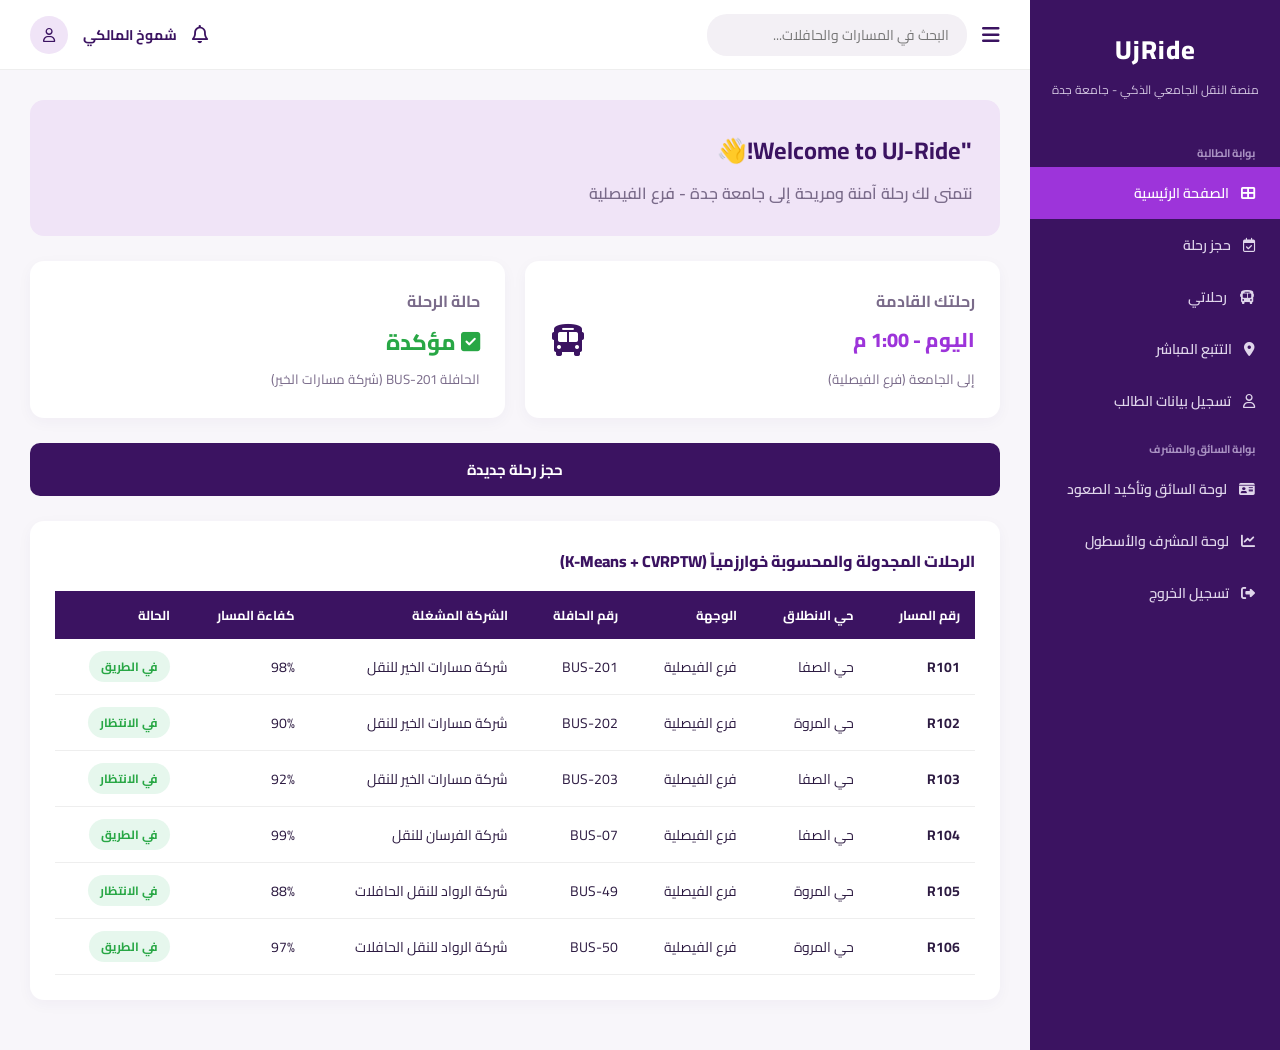
<file: حافلات الجامعه/index.html>
<!DOCTYPE html>
<html lang="ar" dir="rtl">
<head>
    <meta charset="UTF-8">
    <meta name="viewport" content="width=device-width, initial-scale=1.0">
    <title>UjRide - الصفحة الرئيسية</title>
    <link rel="stylesheet" href="css/style.css">
    <link rel="stylesheet" href="https://cdnjs.cloudflare.com/ajax/libs/font-awesome/6.4.0/css/all.min.css">
</head>
<body>
    <div class="app-container">
        <aside>
            <div class="logo-title">UjRide</div>
            <div class="system-subtitle">منصة النقل الجامعي الذكي - جامعة جدة</div>

            <div class="menu-section-label">بوابة الطالبة</div>
            <a href="index.html" class="menu-item active"><i class="fa-solid fa-table-cells-large"></i> الصفحة الرئيسية</a>
            <a href="request.html" class="menu-item"><i class="fa-regular fa-calendar-check"></i> حجز رحلة</a>
            <a href="trips.html" class="menu-item"><i class="fa-solid fa-bus"></i> رحلاتي</a>
            <a href="tracking.html" class="menu-item"><i class="fa-solid fa-location-dot"></i> التتبع المباشر</a>
            <a href="profile.html" class="menu-item"><i class="fa-regular fa-user"></i> تسجيل بيانات الطالب</a>

            <div class="menu-section-label">بوابة السائق والمشرف</div>
            <a href="drivers.html" class="menu-item"><i class="fa-solid fa-id-card"></i> لوحة السائق وتأكيد الصعود</a>
            <a href="supervisor.html" class="menu-item"><i class="fa-solid fa-chart-line"></i> لوحة المشرف والأسطول</a>
            <a href="login.html" class="menu-item"><i class="fa-solid fa-right-from-bracket"></i> تسجيل الخروج</a>
        </aside>

        <main>
            <header>
                <div class="search-box">
                    <i class="fa-solid fa-bars" style="color: var(--primary-dark); font-size: 20px;"></i>
                    <input type="text" class="search-input" placeholder="البحث في المسارات والحافلات...">
                </div>
                <div class="user-info">
                    <i class="fa-regular fa-bell" style="font-size: 18px;"></i>
                    <span>شموخ المالكي</span>
                    <div class="avatar-circle"><i class="fa-regular fa-user"></i></div>
                </div>
            </header>

            <div class="content-area">
                <div style="background-color: var(--primary-soft); padding: 28px; border-radius: 14px; margin-bottom: 25px;">
                    <h2 style="color: var(--primary-dark); font-size: 24px; margin-bottom: 5px;">"Welcome to UJ-Ride!👋</h2>
                    <p style="color: var(--text-muted); font-weight: 600;">نتمنى لك رحلة آمنة ومريحة إلى جامعة جدة - فرع الفيصلية</p>
                </div>

                <div style="display: grid; grid-template-columns: 1fr 1fr; gap: 20px; margin-bottom: 25px;">
                    <div class="card" style="display:flex; justify-content:space-between; align-items:center; margin:0;">
                        <div>
                            <span style="color: var(--text-muted); font-weight: 700;">رحلتك القادمة</span>
                            <div style="color: var(--primary-active); font-size: 20px; font-weight: 800; margin: 5px 0;">اليوم - 1:00 م</div>
                            <small style="color: var(--text-muted);">إلى الجامعة (فرع الفيصلية)</small>
                        </div>
                        <i class="fa-solid fa-bus" style="font-size: 32px; color: var(--primary-dark);"></i>
                    </div>

                    <div class="card" style="display:flex; justify-content:space-between; align-items:center; margin:0;">
                        <div>
                            <span style="color: var(--text-muted); font-weight: 700;">حالة الرحلة</span>
                            <div style="color: var(--success-green); font-size: 22px; font-weight: 800; margin-top: 5px;">
                                <i class="fa-solid fa-square-check"></i> مؤكدة
                            </div>
                            <small style="color: var(--text-muted);">الحافلة BUS-201 (شركة مسارات الخير)</small>
                        </div>
                    </div>
                </div>

                <a href="request.html" class="btn-purple" style="width: 100%; margin-bottom: 25px;">حجز رحلة جديدة</a>

                <div class="card">
                    <div style="font-weight: 800; color: var(--primary-dark); margin-bottom: 15px;">الرحلات المجدولة والمحسوبة خوارزمياً (K-Means + CVRPTW)</div>
                    <table class="noor-table">
                        <thead>
                            <tr>
                                <th>رقم المسار</th>
                                <th>حي الانطلاق</th>
                                <th>الوجهة</th>
                                <th>رقم الحافلة</th>
                                <th>الشركة المشغلة</th>
                                <th>كفاءة المسار</th>
                                <th>الحالة</th>
                            </tr>
                        </thead>
                        <tbody id="homeRoutesTable"></tbody>
                    </table>
                </div>
            </div>
        </main>
    </div>
    <script src="js/main.js"></script>
    <script>
        const tbody = document.getElementById('homeRoutesTable');
        UJRIDE_DATA.routes.forEach(r => {
            const bus = UJRIDE_DATA.fleet.find(b => b.bus_id === r.bus_id) || { operator_company: "شركة مسارات الخير للنقل" };
            tbody.innerHTML += `<tr>
                <td><strong>${r.route_id}</strong></td>
                <td>${r.origin}</td>
                <td>${r.destination}</td>
                <td>${r.bus_id}</td>
                <td>${bus.operator_company}</td>
                <td>${r.efficiency}</td>
                <td><span class="badge-status status-active">${r.status}</span></td>
            </tr>`;
        });
    </script>
</body>
</html>
</file>
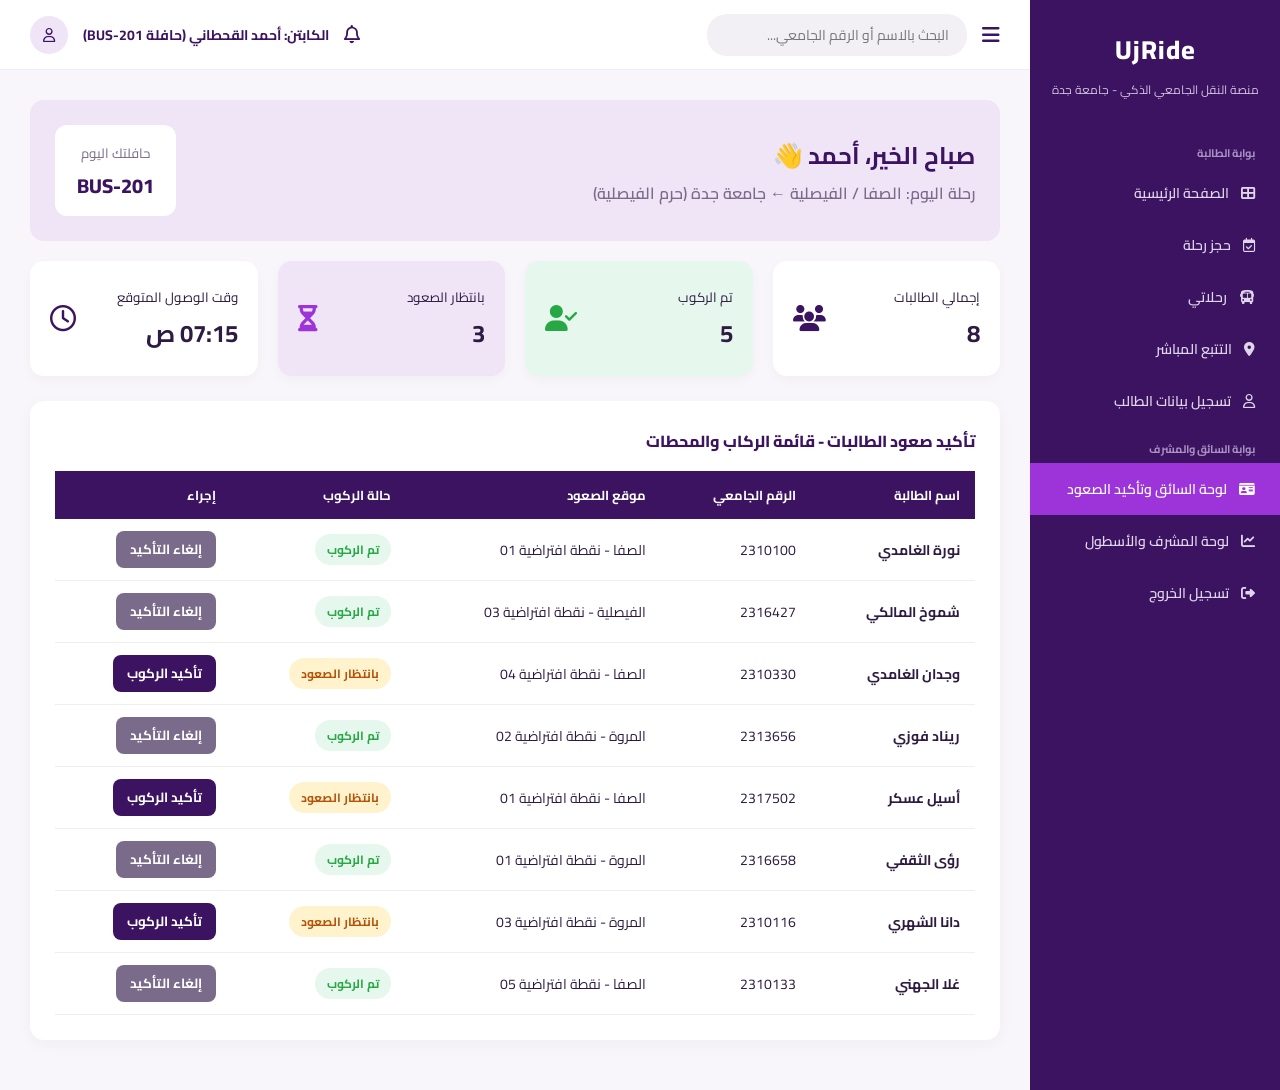
<file: حافلات الجامعه/drivers.html>
<!DOCTYPE html>
<html lang="ar" dir="rtl">
<head>
    <meta charset="UTF-8">
    <meta name="viewport" content="width=device-width, initial-scale=1.0">
    <title>UjRide - لوحة تحكم السائق</title>
    <link rel="stylesheet" href="css/style.css">
    <link rel="stylesheet" href="https://cdnjs.cloudflare.com/ajax/libs/font-awesome/6.4.0/css/all.min.css">
</head>
<body>
    <div class="app-container">
        <aside>
            <div class="logo-title">UjRide</div>
            <div class="system-subtitle">منصة النقل الجامعي الذكي - جامعة جدة</div>

            <div class="menu-section-label">بوابة الطالبة</div>
            <a href="index.html" class="menu-item"><i class="fa-solid fa-table-cells-large"></i> الصفحة الرئيسية</a>
            <a href="request.html" class="menu-item"><i class="fa-regular fa-calendar-check"></i> حجز رحلة</a>
            <a href="trips.html" class="menu-item"><i class="fa-solid fa-bus"></i> رحلاتي</a>
            <a href="tracking.html" class="menu-item"><i class="fa-solid fa-location-dot"></i> التتبع المباشر</a>
            <a href="profile.html" class="menu-item"><i class="fa-regular fa-user"></i> تسجيل بيانات الطالب</a>

            <div class="menu-section-label">بوابة السائق والمشرف</div>
            <a href="drivers.html" class="menu-item active"><i class="fa-solid fa-id-card"></i> لوحة السائق وتأكيد الصعود</a>
            <a href="supervisor.html" class="menu-item"><i class="fa-solid fa-chart-line"></i> لوحة المشرف والأسطول</a>
            <a href="login.html" class="menu-item"><i class="fa-solid fa-right-from-bracket"></i> تسجيل الخروج</a>
        </aside>

        <main>
            <header>
                <div class="search-box">
                    <i class="fa-solid fa-bars" style="color: var(--primary-dark); font-size: 20px;"></i>
                    <input type="text" class="search-input" placeholder="البحث بالاسم أو الرقم الجامعي...">
                </div>
                <div class="user-info">
                    <i class="fa-regular fa-bell" style="font-size: 18px;"></i>
                    <span>الكابتن: أحمد القحطاني (حافلة BUS-201)</span>
                    <div class="avatar-circle"><i class="fa-regular fa-user"></i></div>
                </div>
            </header>

            <div class="content-area">
                <div style="background-color: var(--primary-soft); padding: 25px; border-radius: 14px; margin-bottom: 20px; display:flex; justify-content:space-between; align-items:center;">
                    <div>
                        <h2 style="color:var(--primary-dark);">صباح الخير، أحمد 👋</h2>
                        <p style="color:var(--text-muted); font-weight:600;">رحلة اليوم: الصفا / الفيصلية &larr; جامعة جدة (حرم الفيصلية)</p>
                    </div>
                    <div style="background:white; padding:12px 22px; border-radius:12px; text-align:center;">
                        <small style="color:var(--text-muted);">حافلتك اليوم</small>
                        <div style="font-size:20px; font-weight:800; color:var(--primary-dark);">BUS-201</div>
                    </div>
                </div>

                <div class="kpi-grid">
                    <div class="kpi-card"><div><small>إجمالي الطالبات</small><h2 id="totalSt">8</h2></div><i class="fa-solid fa-users" style="font-size:26px; color:var(--primary-dark);"></i></div>
                    <div class="kpi-card soft-green"><div><small>تم الركوب</small><h2 id="boardedSt">4</h2></div><i class="fa-solid fa-user-check" style="font-size:26px; color:var(--success-green);"></i></div>
                    <div class="kpi-card soft-purple"><div><small>بانتظار الصعود</small><h2 id="waitingSt">4</h2></div><i class="fa-solid fa-hourglass-half" style="font-size:26px; color:var(--primary-active);"></i></div>
                    <div class="kpi-card"><div><small>وقت الوصول المتوقع</small><h2>07:15 ص</h2></div><i class="fa-regular fa-clock" style="font-size:26px; color:var(--primary-dark);"></i></div>
                </div>

                <div class="card">
                    <div style="font-weight:800; color:var(--primary-dark); margin-bottom:15px;">تأكيد صعود الطالبات - قائمة الركاب والمحطات</div>
                    <table class="noor-table">
                        <thead>
                            <tr>
                                <th>اسم الطالبة</th>
                                <th>الرقم الجامعي</th>
                                <th>موقع الصعود</th>
                                <th>حالة الركوب</th>
                                <th>إجراء</th>
                            </tr>
                        </thead>
                        <tbody id="driverStudentsTable"></tbody>
                    </table>
                </div>
            </div>
        </main>
    </div>
    <script src="js/main.js"></script>
    <script>
        function renderDriverTable() {
            const tbody = document.getElementById('driverStudentsTable');
            tbody.innerHTML = '';
            let boardedCount = 0;
            UJRIDE_DATA.students.forEach((st, idx) => {
                if (st.boarded) boardedCount++;
                const badge = st.boarded
                    ? '<span class="badge-status status-active">تم الركوب</span>'
                    : '<span class="badge-status status-full">بانتظار الصعود</span>';
                const btnText = st.boarded ? 'إلغاء التأكيد' : 'تأكيد الركوب';
                const btnBg = st.boarded ? '#7a6b8a' : '#3b1361';
                tbody.innerHTML += `<tr>
                    <td><strong>${st.name}</strong></td>
                    <td>${st.id}</td>
                    <td>${st.stop}</td>
                    <td>${badge}</td>
                    <td><button onclick="toggleBoarding(${idx})" style="background:${btnBg}; color:white; border:none; padding:6px 14px; border-radius:8px; cursor:pointer; font-weight:700;">${btnText}</button></td>
                </tr>`;
            });
            document.getElementById('totalSt').textContent = UJRIDE_DATA.students.length;
            document.getElementById('boardedSt').textContent = boardedCount;
            document.getElementById('waitingSt').textContent = UJRIDE_DATA.students.length - boardedCount;
        }
        function toggleBoarding(index) {
            UJRIDE_DATA.students[index].boarded = !UJRIDE_DATA.students[index].boarded;
            renderDriverTable();
        }
        renderDriverTable();
    </script>
</body>
</html>
</file>
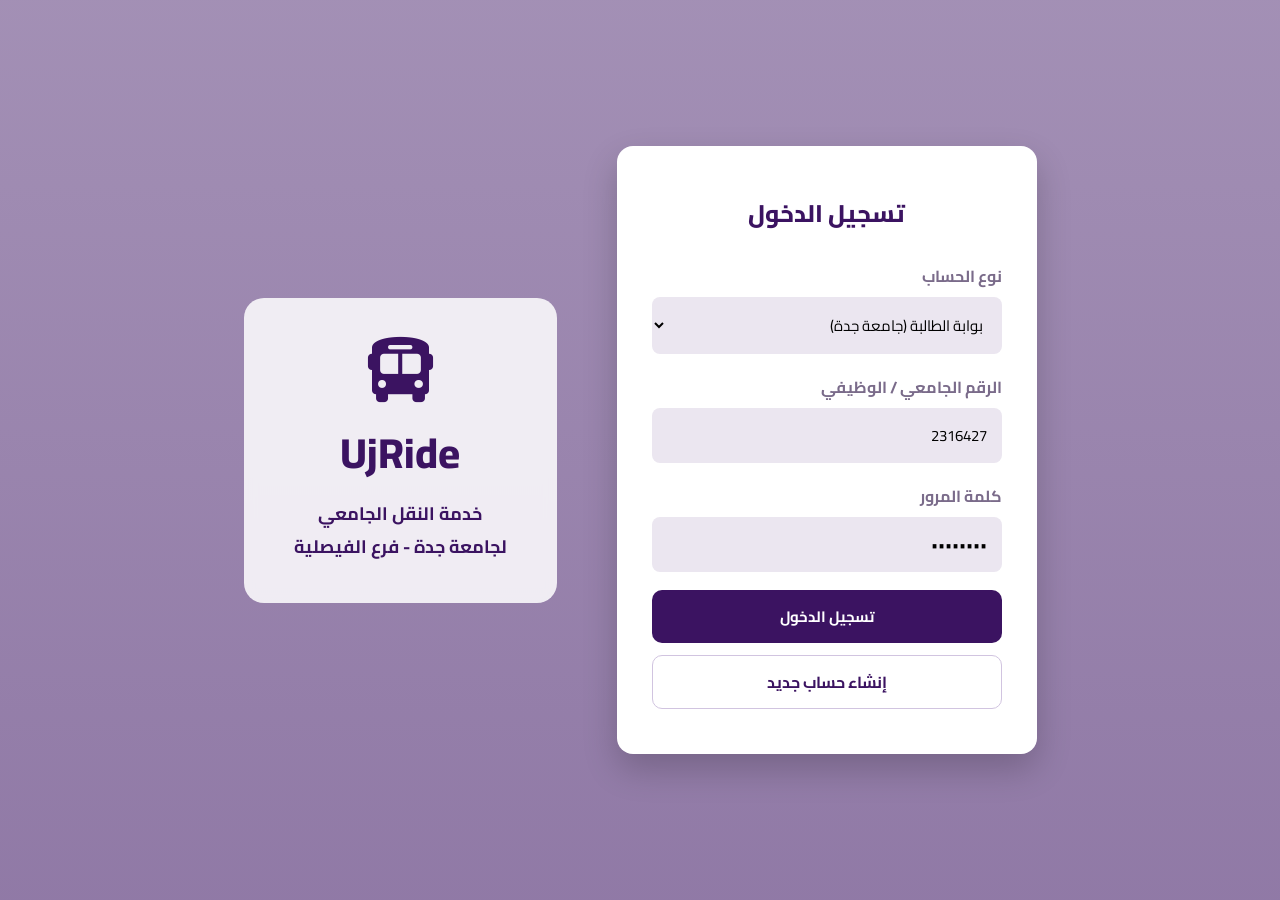
<file: حافلات الجامعه/login.html>
<!DOCTYPE html>
<html lang="ar" dir="rtl">
<head>
    <meta charset="UTF-8">
    <meta name="viewport" content="width=device-width, initial-scale=1.0">
    <title>UjRide - تسجيل الدخول</title>
    <link rel="stylesheet" href="css/style.css">
    <link rel="stylesheet" href="https://cdnjs.cloudflare.com/ajax/libs/font-awesome/6.4.0/css/all.min.css">
    <style>
        .login-wrapper {
            min-height: 100vh;
            background: linear-gradient(rgba(59, 19, 97, 0.45), rgba(59, 19, 97, 0.55)),
                        url('https://images.unsplash.com/photo-1562774053-701939374585?auto=format&fit=crop&w=1600&q=80') center/cover no-repeat;
            display: flex;
            align-items: center;
            justify-content: center;
            gap: 60px;
            padding: 20px;
            flex-wrap: wrap;
        }
        .login-box {
            background: #ffffff;
            width: 100%;
            max-width: 420px;
            padding: 45px 35px;
            border-radius: 16px;
            box-shadow: 0 15px 35px rgba(0,0,0,0.2);
        }
        .login-box h2 { color: var(--primary-dark); text-align: center; margin-bottom: 25px; font-weight: 800; }
        .form-control-custom {
            width: 100%; background-color: var(--input-bg); border: none;
            padding: 13px 15px; border-radius: 8px; margin-bottom: 18px; outline: none; font-size: 15px;
        }
        .brand-box {
            text-align: center; color: var(--primary-dark);
            background: rgba(255, 255, 255, 0.85); backdrop-filter: blur(6px);
            padding: 40px 50px; border-radius: 20px;
        }
    </style>
</head>
<body>
    <div class="login-wrapper">
        <div class="login-box">
            <h2>تسجيل الدخول</h2>
            <form onsubmit="handleLogin(event)">
                <label style="font-weight:700; color:var(--text-muted); display:block; margin-bottom:6px;">نوع الحساب</label>
                <select id="roleSelect" class="form-control-custom">
                    <option value="index.html">بوابة الطالبة (جامعة جدة)</option>
                    <option value="drivers.html">بوابة السائق</option>
                    <option value="supervisor.html">لوحة مشرف النقل</option>
                </select>

                <label style="font-weight:700; color:var(--text-muted); display:block; margin-bottom:6px;">الرقم الجامعي / الوظيفي</label>
                <input type="text" class="form-control-custom" value="2316427" required>

                <label style="font-weight:700; color:var(--text-muted); display:block; margin-bottom:6px;">كلمة المرور</label>
                <input type="password" class="form-control-custom" value="12345678" required>

                <button type="submit" class="btn-purple" style="width:100%;">تسجيل الدخول</button>
                <a href="profile.html" style="display:block; text-align:center; margin-top:12px; padding:11px; border:1.5px solid #d1c4e0; border-radius:10px; color:var(--primary-dark); text-decoration:none; font-weight:700;">إنشاء حساب جديد</a>
            </form>
        </div>

        <div class="brand-box">
            <i class="fa-solid fa-bus" style="font-size: 65px; margin-bottom: 10px;"></i>
            <h1 style="font-size: 42px; font-weight: 800;">UjRide</h1>
            <p style="font-size: 18px; font-weight: 700; margin-top: 5px;">خدمة النقل الجامعي<br>لجامعة جدة - فرع الفيصلية</p>
        </div>
    </div>
    <script>
        function handleLogin(e) {
            e.preventDefault();
            window.location.href = document.getElementById('roleSelect').value;
        }
    </script>
</body>
</html>
</file>
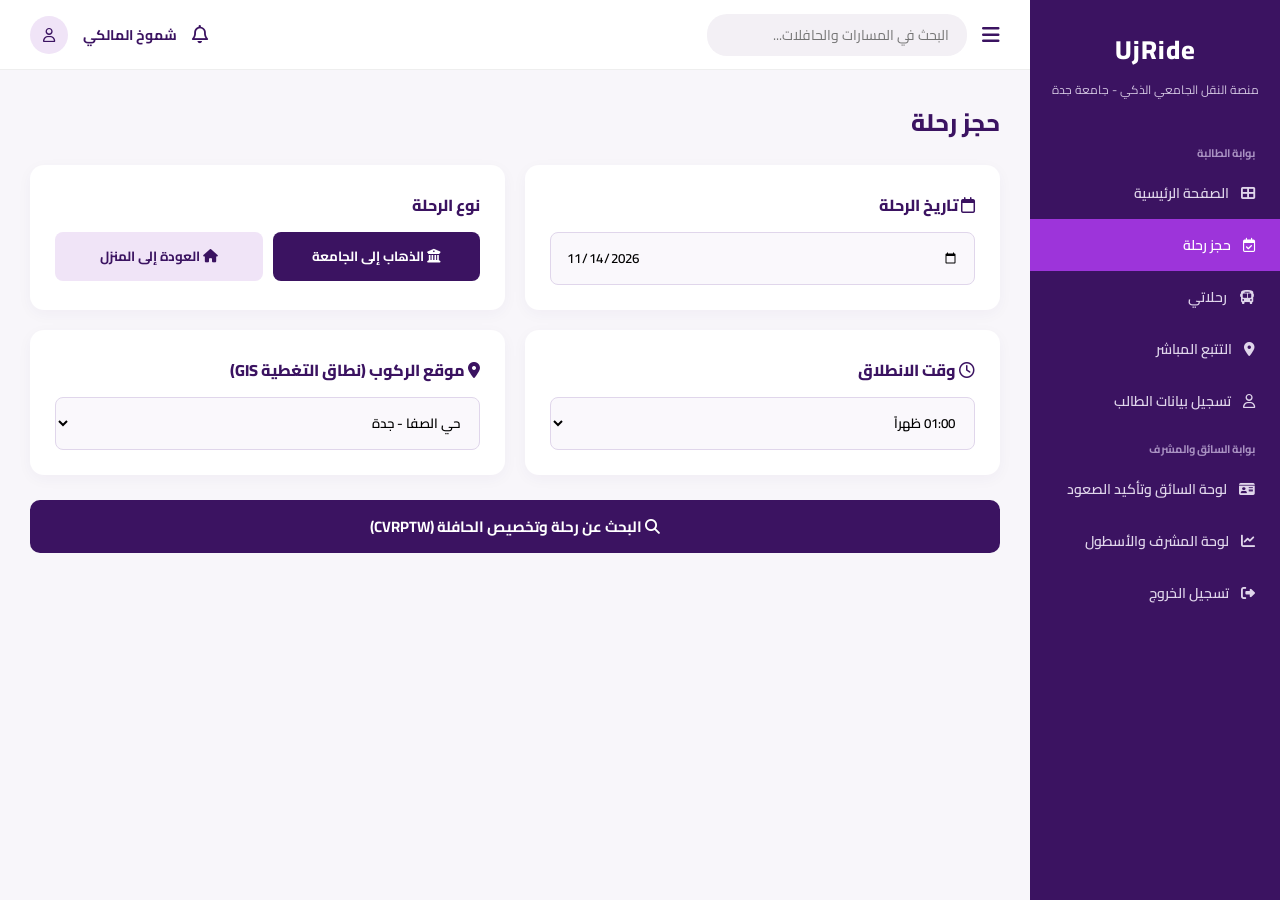
<file: حافلات الجامعه/request.html>
<!DOCTYPE html>
<html lang="ar" dir="rtl">
<head>
    <meta charset="UTF-8">
    <meta name="viewport" content="width=device-width, initial-scale=1.0">
    <title>UjRide - حجز رحلة</title>
    <link rel="stylesheet" href="css/style.css">
    <link rel="stylesheet" href="https://cdnjs.cloudflare.com/ajax/libs/font-awesome/6.4.0/css/all.min.css">
    <style>
        .booking-grid { display: grid; grid-template-columns: 1fr 1fr; gap: 20px; margin-bottom: 25px; }
        .select-styled { width: 100%; padding: 12px 15px; border-radius: 8px; border: 1px solid #e0d6eb; background-color: #faf8fc; font-weight: 600; outline: none; }
        .trip-type-btns { display: flex; gap: 10px; }
        .type-btn { flex: 1; padding: 12px; border-radius: 8px; border: none; font-weight: 700; cursor: pointer; background-color: var(--primary-soft); color: var(--primary-dark); }
        .type-btn.selected { background-color: var(--primary-dark); color: var(--white); }
    </style>
</head>
<body>
    <div class="app-container">
        <aside>
            <div class="logo-title">UjRide</div>
            <div class="system-subtitle">منصة النقل الجامعي الذكي - جامعة جدة</div>

            <div class="menu-section-label">بوابة الطالبة</div>
            <a href="index.html" class="menu-item"><i class="fa-solid fa-table-cells-large"></i> الصفحة الرئيسية</a>
            <a href="request.html" class="menu-item active"><i class="fa-regular fa-calendar-check"></i> حجز رحلة</a>
            <a href="trips.html" class="menu-item"><i class="fa-solid fa-bus"></i> رحلاتي</a>
            <a href="tracking.html" class="menu-item"><i class="fa-solid fa-location-dot"></i> التتبع المباشر</a>
            <a href="profile.html" class="menu-item"><i class="fa-regular fa-user"></i> تسجيل بيانات الطالب</a>

            <div class="menu-section-label">بوابة السائق والمشرف</div>
            <a href="drivers.html" class="menu-item"><i class="fa-solid fa-id-card"></i> لوحة السائق وتأكيد الصعود</a>
            <a href="supervisor.html" class="menu-item"><i class="fa-solid fa-chart-line"></i> لوحة المشرف والأسطول</a>
            <a href="login.html" class="menu-item"><i class="fa-solid fa-right-from-bracket"></i> تسجيل الخروج</a>
        </aside>

        <main>
            <header>
                <div class="search-box">
                    <i class="fa-solid fa-bars" style="color: var(--primary-dark); font-size: 20px;"></i>
                    <input type="text" class="search-input" placeholder="البحث في المسارات والحافلات...">
                </div>
                <div class="user-info">
                    <i class="fa-regular fa-bell" style="font-size: 18px;"></i>
                    <span>شموخ المالكي</span>
                    <div class="avatar-circle"><i class="fa-regular fa-user"></i></div>
                </div>
            </header>

            <div class="content-area">
                <h1 class="page-title">حجز رحلة</h1>
                <div class="booking-grid">
                    <div class="card" style="margin:0;">
                        <div style="font-weight:800; color:var(--primary-dark); margin-bottom:12px;"><i class="fa-regular fa-calendar"></i> تاريخ الرحلة</div>
                        <input type="date" id="tripDate" class="select-styled" value="2026-11-14">
                    </div>

                    <div class="card" style="margin:0;">
                        <div style="font-weight:800; color:var(--primary-dark); margin-bottom:12px;">نوع الرحلة</div>
                        <div class="trip-type-btns">
                            <button type="button" class="type-btn selected" onclick="selectType(this, 'الذهاب إلى الجامعة')"><i class="fa-solid fa-building-columns"></i> الذهاب إلى الجامعة</button>
                            <button type="button" class="type-btn" onclick="selectType(this, 'العودة إلى المنزل')"><i class="fa-solid fa-house"></i> العودة إلى المنزل</button>
                        </div>
                    </div>

                    <div class="card" style="margin:0;">
                        <div style="font-weight:800; color:var(--primary-dark); margin-bottom:12px;"><i class="fa-regular fa-clock"></i> وقت الانطلاق</div>
                        <select id="tripTime" class="select-styled">
                            <option>07:00 صباحاً</option>
                            <option selected>01:00 ظهراً</option>
                            <option>03:00 عصراً</option>
                        </select>
                    </div>

                    <div class="card" style="margin:0;">
                        <div style="font-weight:800; color:var(--primary-dark); margin-bottom:12px;"><i class="fa-solid fa-location-dot"></i> موقع الركوب (نطاق التغطية GIS)</div>
                        <select id="pickupZone" class="select-styled">
                            <option value="حي الصفا">حي الصفا - جدة</option>
                            <option value="حي الفيصلية">حي الفيصلية - جدة</option>
                            <option value="حي المروة">حي المروة - جدة</option>
                        </select>
                    </div>
                </div>

                <button type="button" onclick="searchAndAssignBus()" class="btn-purple" style="width:100%;">
                    <i class="fa-solid fa-magnifying-glass"></i> البحث عن رحلة وتخصيص الحافلة (CVRPTW)
                </button>

                <div id="resultBox" class="card" style="display:none; margin-top:25px; border: 2px solid var(--primary-active);">
                    <h3 style="color:var(--primary-dark); margin-bottom:10px;"><i class="fa-solid fa-circle-check" style="color:var(--success-green);"></i> تم العثور على حافلة مطابقة لمسارك!</h3>
                    <p id="resultDetails" style="font-weight:600; margin-bottom:15px;"></p>
                    <a href="trips.html" class="btn-purple">تأكيد الحجز والانتقال إلى رحلاتي</a>
                </div>
            </div>
        </main>
    </div>
    <script src="js/main.js"></script>
    <script>
        let selectedTripType = "الذهاب إلى الجامعة";
        function selectType(btn, type) {
            document.querySelectorAll('.type-btn').forEach(b => b.classList.remove('selected'));
            btn.classList.add('selected');
            selectedTripType = type;
        }
        function searchAndAssignBus() {
            const zone = document.getElementById('pickupZone').value;
            const time = document.getElementById('tripTime').value;
            const availableBus = UJRIDE_DATA.fleet.find(b => b.status === "نشطة" && b.available_seats > 0);
            localStorage.setItem('bookedTrip', JSON.stringify({
                bus_id: availableBus.bus_id,
                operator: availableBus.operator_company,
                model: availableBus.bus_model,
                plate: availableBus.license_plate,
                driver: availableBus.driver,
                time: time,
                zone: zone,
                type: selectedTripType
            }));
            document.getElementById('resultDetails').innerHTML = `الحافلة المخصصة: <strong>${availableBus.bus_id} (${availableBus.bus_model} - ${availableBus.license_plate})</strong> | المشغل: <strong>${availableBus.operator_company}</strong> | السائق: <strong>${availableBus.driver}</strong> | المقاعد المتبقية: <strong>${availableBus.available_seats}</strong>`;
            document.getElementById('resultBox').style.display = 'block';
        }
    </script>
</body>
</html>
</file>
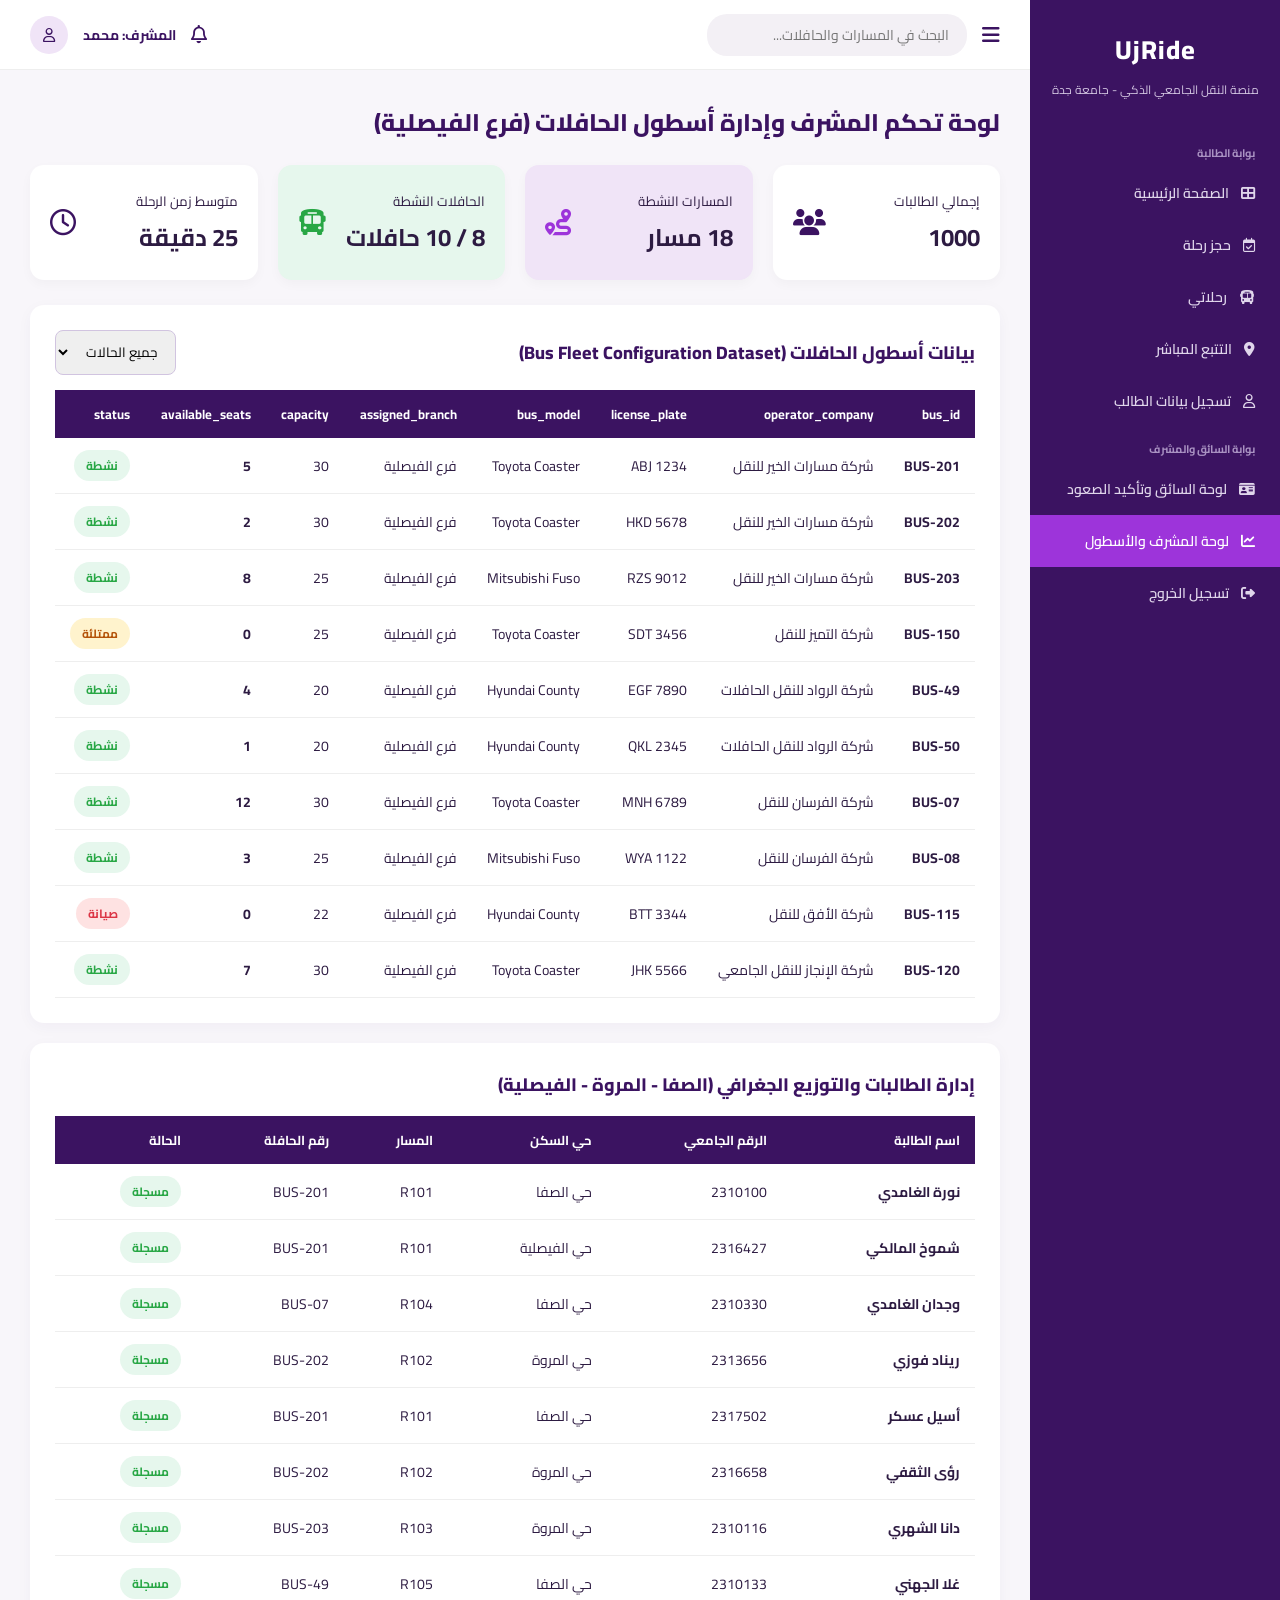
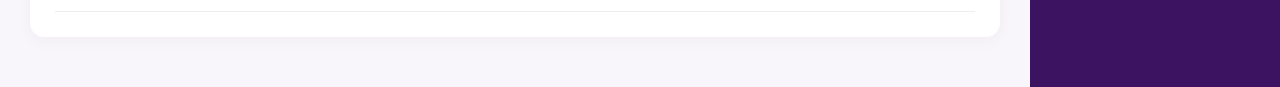
<file: حافلات الجامعه/supervisor.html>
<!DOCTYPE html>
<html lang="ar" dir="rtl">
<head>
    <meta charset="UTF-8">
    <meta name="viewport" content="width=device-width, initial-scale=1.0">
    <title>UjRide - لوحة تحكم المشرف وإدارة الأسطول</title>
    <link rel="stylesheet" href="css/style.css">
    <link rel="stylesheet" href="https://cdnjs.cloudflare.com/ajax/libs/font-awesome/6.4.0/css/all.min.css">
</head>
<body>
    <div class="app-container">
        <aside>
            <div class="logo-title">UjRide</div>
            <div class="system-subtitle">منصة النقل الجامعي الذكي - جامعة جدة</div>

            <div class="menu-section-label">بوابة الطالبة</div>
            <a href="index.html" class="menu-item"><i class="fa-solid fa-table-cells-large"></i> الصفحة الرئيسية</a>
            <a href="request.html" class="menu-item"><i class="fa-regular fa-calendar-check"></i> حجز رحلة</a>
            <a href="trips.html" class="menu-item"><i class="fa-solid fa-bus"></i> رحلاتي</a>
            <a href="tracking.html" class="menu-item"><i class="fa-solid fa-location-dot"></i> التتبع المباشر</a>
            <a href="profile.html" class="menu-item"><i class="fa-regular fa-user"></i> تسجيل بيانات الطالب</a>

            <div class="menu-section-label">بوابة السائق والمشرف</div>
            <a href="drivers.html" class="menu-item"><i class="fa-solid fa-id-card"></i> لوحة السائق وتأكيد الصعود</a>
            <a href="supervisor.html" class="menu-item active"><i class="fa-solid fa-chart-line"></i> لوحة المشرف والأسطول</a>
            <a href="login.html" class="menu-item"><i class="fa-solid fa-right-from-bracket"></i> تسجيل الخروج</a>
        </aside>

        <main>
            <header>
                <div class="search-box">
                    <i class="fa-solid fa-bars" style="color: var(--primary-dark); font-size: 20px;"></i>
                    <input type="text" class="search-input" placeholder="البحث في المسارات والحافلات...">
                </div>
                <div class="user-info">
                    <i class="fa-regular fa-bell" style="font-size: 18px;"></i>
                    <span>المشرف: محمد</span>
                    <div class="avatar-circle"><i class="fa-regular fa-user"></i></div>
                </div>
            </header>

            <div class="content-area">
                <h1 class="page-title">لوحة تحكم المشرف وإدارة أسطول الحافلات (فرع الفيصلية)</h1>

                <div class="kpi-grid">
                    <div class="kpi-card"><div><small>إجمالي الطالبات</small><h2>1000</h2></div><i class="fa-solid fa-users" style="font-size:26px; color:var(--primary-dark);"></i></div>
                    <div class="kpi-card soft-purple"><div><small>المسارات النشطة</small><h2>18 مسار</h2></div><i class="fa-solid fa-route" style="font-size:26px; color:var(--primary-active);"></i></div>
                    <div class="kpi-card soft-green"><div><small>الحافلات النشطة</small><h2>8 / 10 حافلات</h2></div><i class="fa-solid fa-bus" style="font-size:26px; color:var(--success-green);"></i></div>
                    <div class="kpi-card"><div><small>متوسط زمن الرحلة</small><h2>25 دقيقة</h2></div><i class="fa-regular fa-clock" style="font-size:26px; color:var(--primary-dark);"></i></div>
                </div>

                <div class="card">
                    <div style="display:flex; justify-content:space-between; align-items:center; margin-bottom:15px;">
                        <div style="font-weight:800; color:var(--primary-dark); font-size:18px;">بيانات أسطول الحافلات (Bus Fleet Configuration Dataset)</div>
                        <select id="statusFilter" onchange="filterFleet()" style="padding:8px 14px; border-radius:8px; border:1px solid #d1c4e0;">
                            <option value="ALL">جميع الحالات</option>
                            <option value="نشطة">نشطة</option>
                            <option value="ممتلئة">ممتلئة</option>
                            <option value="صيانة">صيانة</option>
                        </select>
                    </div>
                    <div style="overflow-x:auto;">
                        <table class="noor-table">
                            <thead>
                                <tr>
                                    <th>bus_id</th>
                                    <th>operator_company</th>
                                    <th>license_plate</th>
                                    <th>bus_model</th>
                                    <th>assigned_branch</th>
                                    <th>capacity</th>
                                    <th>available_seats</th>
                                    <th>status</th>
                                </tr>
                            </thead>
                            <tbody id="fleetTableBody"></tbody>
                        </table>
                    </div>
                </div>

                <div class="card">
                    <div style="font-weight:800; color:var(--primary-dark); font-size:18px; margin-bottom:15px;">إدارة الطالبات والتوزيع الجغرافي (الصفا - المروة - الفيصلية)</div>
                    <table class="noor-table">
                        <thead>
                            <tr>
                                <th>اسم الطالبة</th>
                                <th>الرقم الجامعي</th>
                                <th>حي السكن</th>
                                <th>المسار</th>
                                <th>رقم الحافلة</th>
                                <th>الحالة</th>
                            </tr>
                        </thead>
                        <tbody id="supStudentsBody"></tbody>
                    </table>
                </div>
            </div>
        </main>
    </div>
    <script src="js/main.js"></script>
    <script>
        function filterFleet() {
            const filter = document.getElementById('statusFilter').value;
            const tbody = document.getElementById('fleetTableBody');
            tbody.innerHTML = '';
            UJRIDE_DATA.fleet.forEach(bus => {
                if (filter !== 'ALL' && bus.status !== filter) return;
                let cls = 'status-active';
                if (bus.status === 'ممتلئة') cls = 'status-full';
                if (bus.status === 'صيانة') cls = 'status-maint';
                tbody.innerHTML += `<tr>
                    <td><strong>${bus.bus_id}</strong></td>
                    <td>${bus.operator_company}</td>
                    <td dir="ltr" style="text-align:right;">${bus.license_plate}</td>
                    <td>${bus.bus_model}</td>
                    <td>${bus.assigned_branch}</td>
                    <td>${bus.capacity}</td>
                    <td><strong>${bus.available_seats}</strong></td>
                    <td><span class="badge-status ${cls}">${bus.status}</span></td>
                </tr>`;
            });
        }
        filterFleet();

        const stBody = document.getElementById('supStudentsBody');
        UJRIDE_DATA.students.forEach(s => {
            stBody.innerHTML += `<tr>
                <td><strong>${s.name}</strong></td>
                <td>${s.id}</td>
                <td>${s.district}</td>
                <td>${s.route}</td>
                <td>${s.bus_id}</td>
                <td><span class="badge-status status-active">${s.status}</span></td>
            </tr>`;
        });
    </script>
</body>
</html>
</file>
<file: حافلات الجامعه/css/style.css>
@import url('https://fonts.googleapis.com/css2?family=Cairo:wght@400;600;700;800&display=swap');

:root {
    --primary-dark: #3b1361;
    --primary-active: #9d34da;
    --primary-soft: #f0e4f7;
    --bg-main: #f8f6fa;
    --white: #ffffff;
    --text-dark: #2d1b42;
    --text-muted: #7a6b8a;
    --input-bg: #ebe6f0;
    --success-green: #28a745;
    --danger-red: #dc3545;
}

* {
    box-sizing: border-box;
    margin: 0;
    padding: 0;
    font-family: 'Cairo', sans-serif;
}

body {
    background-color: var(--bg-main);
    color: var(--text-dark);
    direction: rtl;
}

.app-container {
    display: flex;
    min-height: 100vh;
}

/* الشريط الجانبي */
aside {
    width: 250px;
    background-color: var(--primary-dark);
    color: var(--white);
    display: flex;
    flex-direction: column;
    padding-top: 25px;
    flex-shrink: 0;
}

.logo-title {
    text-align: center;
    font-size: 26px;
    font-weight: 800;
    margin-bottom: 4px;
    letter-spacing: 1px;
}

.system-subtitle {
    text-align: center;
    font-size: 12px;
    color: #d1c4e0;
    margin-bottom: 30px;
    padding: 0 10px;
}

.menu-section-label {
    font-size: 11px;
    color: #a992c2;
    padding: 12px 25px 4px;
    font-weight: 700;
}

.menu-item {
    display: flex;
    align-items: center;
    gap: 12px;
    padding: 13px 25px;
    color: #e0d6eb;
    text-decoration: none;
    font-weight: 600;
    font-size: 14px;
    transition: 0.2s;
}

.menu-item:hover, .menu-item.active {
    background-color: var(--primary-active);
    color: var(--white);
}

/* الهيدر والمحتوى */
main {
    flex: 1;
    display: flex;
    flex-direction: column;
    overflow-x: hidden;
}

header {
    height: 70px;
    background-color: var(--white);
    padding: 0 30px;
    display: flex;
    align-items: center;
    justify-content: space-between;
    border-bottom: 1px solid #eee;
}

.search-box {
    display: flex;
    align-items: center;
    gap: 15px;
}

.search-input {
    background-color: #f3f0f5;
    border: none;
    padding: 8px 18px;
    border-radius: 20px;
    width: 260px;
    outline: none;
    font-size: 14px;
}

.user-info {
    display: flex;
    align-items: center;
    gap: 15px;
    font-size: 14px;
    color: var(--primary-dark);
    font-weight: 700;
}

.avatar-circle {
    width: 38px;
    height: 38px;
    background-color: var(--primary-soft);
    color: var(--primary-dark);
    border-radius: 50%;
    display: flex;
    align-items: center;
    justify-content: center;
}

.content-area {
    padding: 30px;
    max-width: 1200px;
    width: 100%;
    margin: 0 auto;
}

.page-title {
    color: var(--primary-dark);
    font-size: 24px;
    font-weight: 800;
    margin-bottom: 20px;
}

.card {
    background: var(--white);
    border-radius: 14px;
    padding: 25px;
    box-shadow: 0 4px 15px rgba(59, 19, 97, 0.04);
    margin-bottom: 20px;
}

.btn-purple {
    background-color: var(--primary-dark);
    color: var(--white);
    border: none;
    padding: 12px 24px;
    border-radius: 10px;
    font-size: 15px;
    font-weight: 700;
    cursor: pointer;
    text-align: center;
    display: inline-block;
    text-decoration: none;
    transition: 0.2s;
}

.btn-purple:hover {
    background-color: #290c45;
    color: var(--white);
}

/* الجداول */
.noor-table {
    width: 100%;
    border-collapse: collapse;
    text-align: right;
}

.noor-table th {
    background-color: var(--primary-dark);
    color: var(--white);
    padding: 12px 15px;
    font-size: 13px;
    font-weight: 700;
}

.noor-table td {
    padding: 12px 15px;
    border-bottom: 1px solid #eee;
    font-size: 14px;
    color: var(--text-dark);
}

.noor-table tr:hover {
    background-color: var(--primary-soft);
}

.badge-status {
    padding: 4px 12px;
    border-radius: 20px;
    font-size: 12px;
    font-weight: 700;
    display: inline-block;
}
.status-active { background: #e6f7ed; color: var(--success-green); }
.status-full { background: #fff3cd; color: #b45309; }
.status-maint { background: #fee2e2; color: var(--danger-red); }

.kpi-grid {
    display: grid;
    grid-template-columns: repeat(auto-fit, minmax(210px, 1fr));
    gap: 20px;
    margin-bottom: 25px;
}
.kpi-card {
    background: var(--white);
    padding: 20px;
    border-radius: 14px;
    box-shadow: 0 4px 12px rgba(0,0,0,0.03);
    display: flex;
    align-items: center;
    justify-content: space-between;
}
.kpi-card.soft-purple { background: var(--primary-soft); }
.kpi-card.soft-green { background: #e6f7ed; }
</file>
